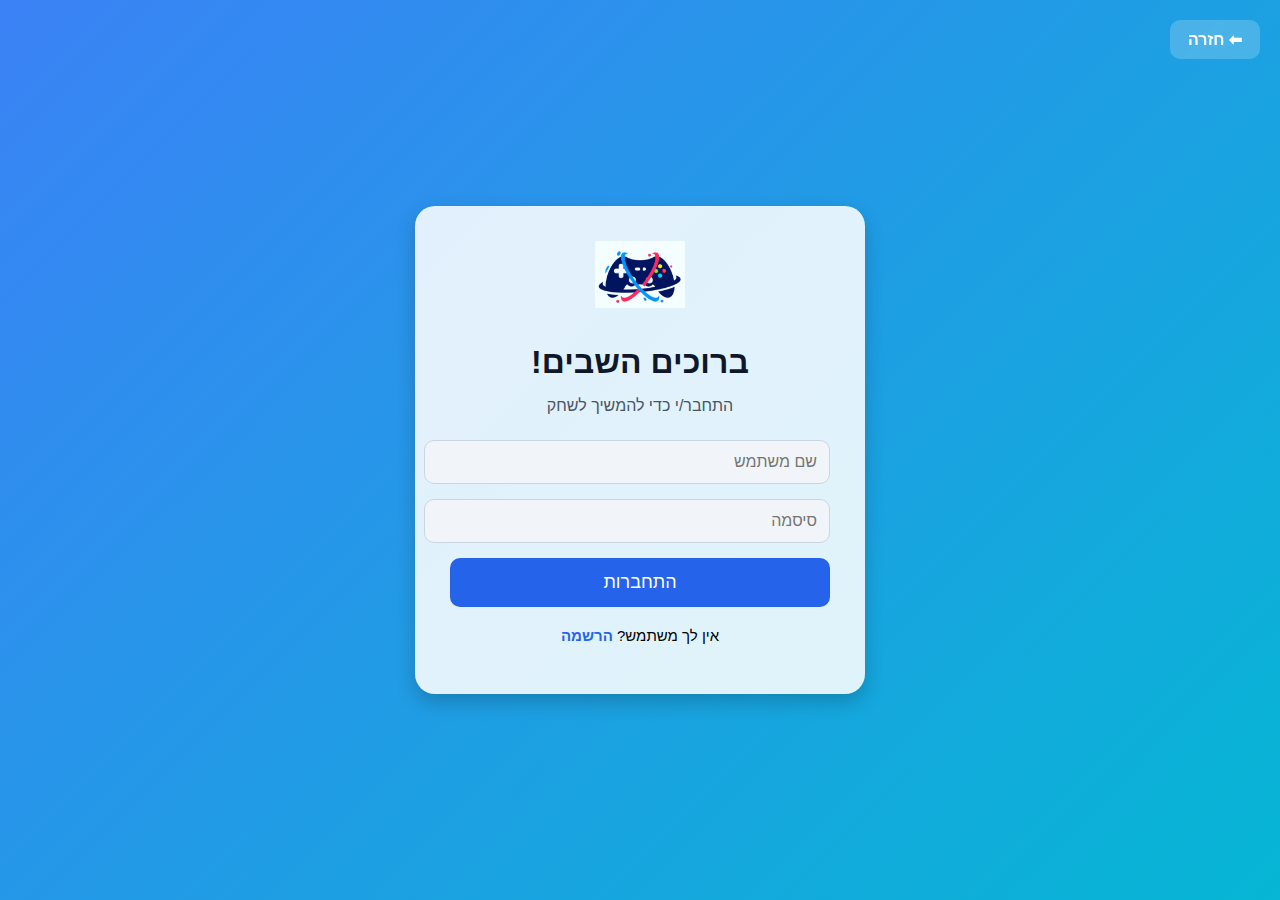
<file: login.html>
<!DOCTYPE html>
<html lang="he">
<head>
    <meta charset="UTF-8">
    <meta name="viewport" content="width=device-width, initial-scale=1.0">
    <title>GameHub - התחברות</title>
    <link rel="stylesheet" href="css/auth.css">
</head>
<body>

    <!-- כפתור חזרה -->
    <a href="index.html" class="back-btn">⬅ חזרה</a>

    <div class="auth-container">
        <img src="img/imagelogo.png" class="auth-logo">

        <h1 class="auth-title">ברוכים השבים!</h1>
        <p class="auth-subtitle">התחבר/י כדי להמשיך לשחק</p>

        <form id="loginForm" class="auth-form">
            <input type="text" id="loginUser" placeholder="שם משתמש" required>
            <input type="password" id="loginPass" placeholder="סיסמה" required>

            <button type="submit" class="auth-btn">התחברות</button>
        </form>

        <p class="switch-text">
            אין לך משתמש?
            <a href="register.html">הרשמה</a>
        </p>
    </div>

    <script src="js/auth.js"></script>
    <script src="js/users.js"></script>
</body>
</html>
</file>
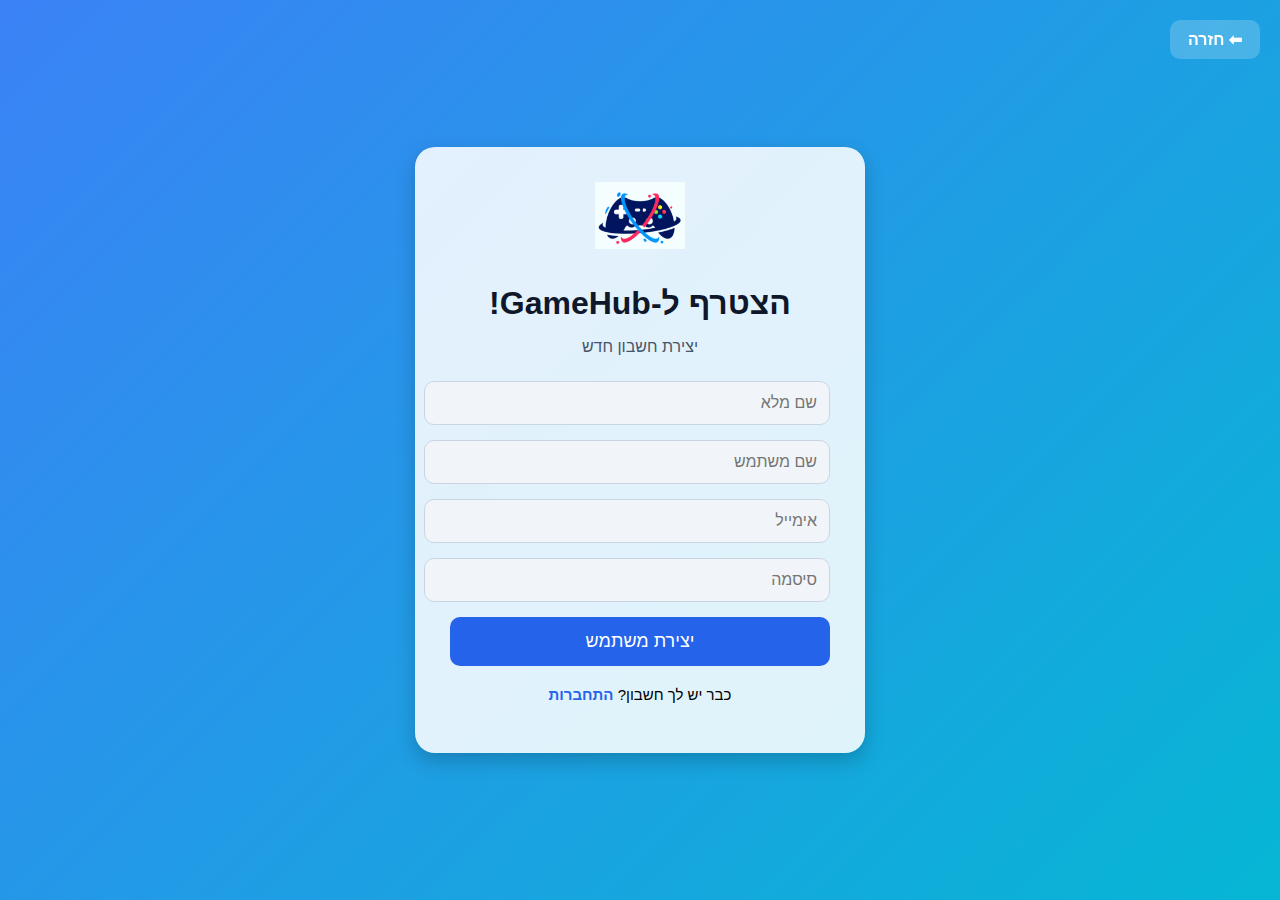
<file: register.html>
<!DOCTYPE html>
<html lang="he">
<head>
    <meta charset="UTF-8">
    <meta name="viewport" content="width=device-width, initial-scale=1.0">
    <title>GameHub - הרשמה</title>
    <link rel="stylesheet" href="css/auth.css">
</head>
<body>

    <div id="confetti-wrapper" class="confetti-container"></div>

    <a href="index.html" class="back-btn">⬅ חזרה</a>

    <div class="auth-container">
        <img src="img/imagelogo.png" class="auth-logo" alt="לוגו">

        <h1 class="auth-title">הצטרף ל-GameHub!</h1>
        <p class="auth-subtitle">יצירת חשבון חדש</p>

        <form id="registerForm" class="auth-form">
            <input type="text" id="regFullName" placeholder="שם מלא" required>
            <input type="text" id="regUser" placeholder="שם משתמש" required>
            <input type="email" id="regMail" placeholder="אימייל" required>
            <input type="password" id="regPass" placeholder="סיסמה" required>

            <button type="submit" class="auth-btn">יצירת משתמש</button>
        </form>

        <p class="switch-text">
            כבר יש לך חשבון?
            <a href="login.html">התחברות</a>
        </p>
    </div>

    <script src="js/users.js"></script>
    <script src="js/auth.js"></script>
</body>
</html>
</file>
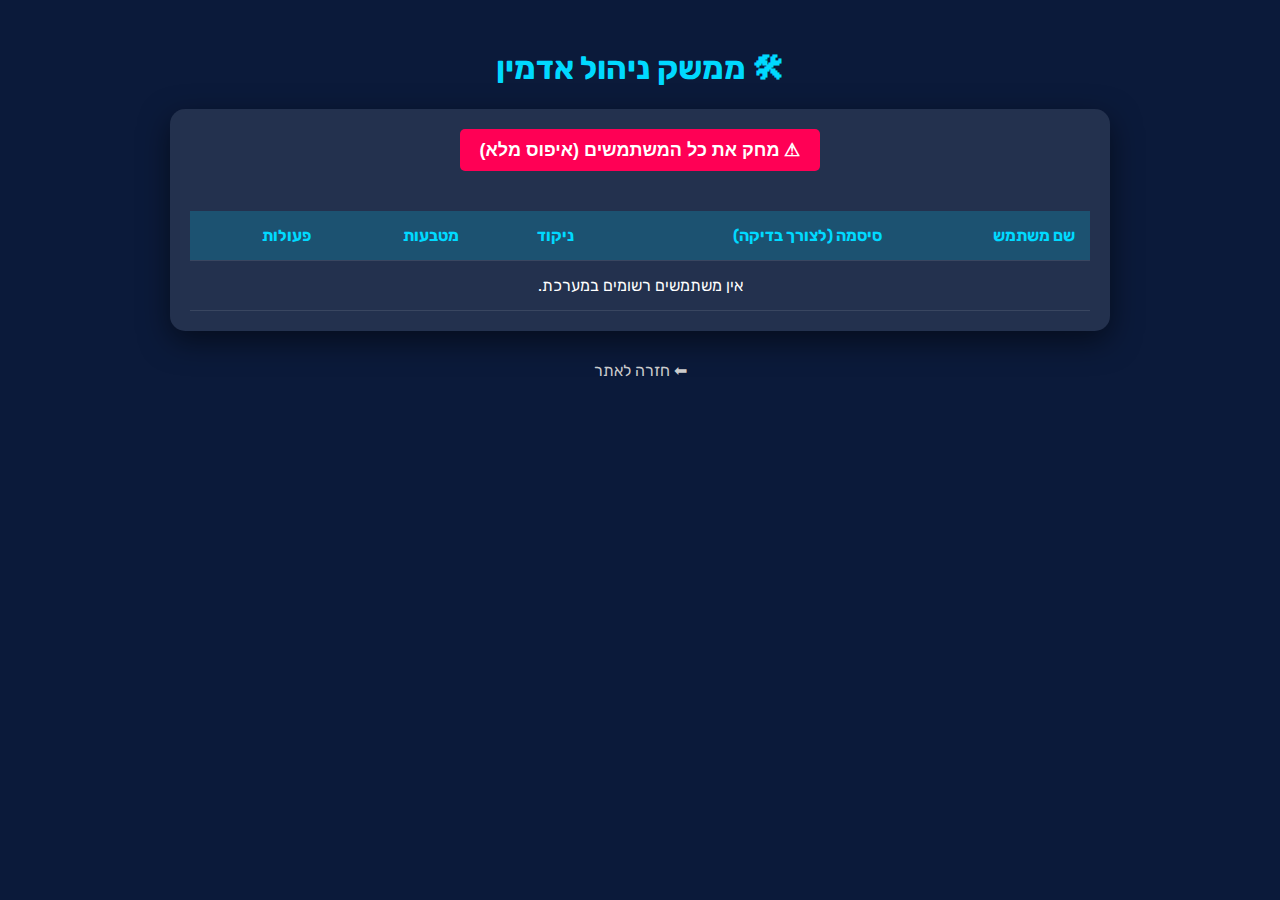
<file: pages/admin.html>
<!DOCTYPE html>
<html lang="he" dir="rtl">
<head>
    <meta charset="UTF-8">
    <title>ממשק ניהול משתמשים</title>
    <link href="https://fonts.googleapis.com/css2?family=Rubik:wght@400;700&display=swap" rel="stylesheet">
    <style>
        body {
            font-family: 'Rubik', sans-serif;
            background-color: #0b1a3a;
            color: white;
            text-align: center;
            padding: 20px;
        }
        h1 { color: #00d9ff; }
        
        .admin-container {
            max-width: 900px;
            margin: 0 auto;
            background: rgba(255, 255, 255, 0.1);
            padding: 20px;
            border-radius: 15px;
            box-shadow: 0 10px 30px rgba(0,0,0,0.5);
        }

        table {
            width: 100%;
            border-collapse: collapse;
            margin-top: 20px;
        }

        th, td {
            padding: 15px;
            border-bottom: 1px solid rgba(255,255,255,0.1);
            text-align: right;
        }

        th { background: rgba(0, 217, 255, 0.2); color: #00d9ff; }
        tr:hover { background: rgba(255,255,255,0.05); }

        /* כפתורי פעולה */
        .btn {
            border: none;
            padding: 8px 15px;
            border-radius: 5px;
            cursor: pointer;
            font-weight: bold;
            transition: 0.2s;
        }

        .btn-delete {
            background: #ff4444;
            color: white;
        }
        .btn-delete:hover { background: #cc0000; }

        .btn-reset {
            background: #ff0055;
            color: white;
            font-size: 18px;
            padding: 10px 20px;
            margin-bottom: 20px;
        }

        .back-link {
            display: inline-block;
            margin-top: 30px;
            color: #ccc;
            text-decoration: none;
        }
        .back-link:hover { color: white; }
    </style>
</head>
<body>

    <h1>🛠 ממשק ניהול אדמין</h1>
    
    <div class="admin-container">
        <button onclick="resetAllUsers()" class="btn btn-reset">⚠ מחק את כל המשתמשים (איפוס מלא)</button>
        
        <table>
            <thead>
                <tr>
                    <th>שם משתמש</th>
                    <th>סיסמה (לצורך בדיקה)</th>
                    <th>ניקוד</th>
                    <th>מטבעות</th>
                    <th>פעולות</th>
                </tr>
            </thead>
            <tbody id="usersTableBody">
                </tbody>
        </table>
    </div>

    <a href="games.html" class="back-link">⬅ חזרה לאתר</a>

    <script src="../js/users.js"></script>
    <script>
        document.addEventListener("DOMContentLoaded", renderTable);

        function renderTable() {
            const tbody = document.getElementById("usersTableBody");
            const users = UserStore.loadUsers(); // שימוש בפונקציה הקיימת שלך
            
            tbody.innerHTML = "";

            if (users.length === 0) {
                tbody.innerHTML = "<tr><td colspan='5' style='text-align:center'>אין משתמשים רשומים במערכת.</td></tr>";
                return;
            }

            users.forEach((user, index) => {
                const tr = document.createElement("tr");
                tr.innerHTML = `
                    <td>${user.username}</td>
                    <td>${user.password || '****'}</td>
                    <td>${user.score || 0}</td>
                    <td>${user.coins || 0}</td>
                    <td>
                        <button class="btn btn-delete" onclick="deleteUser('${user.username}')">מחק משתמש 🗑</button>
                    </td>
                `;
                tbody.appendChild(tr);
            });
        }

        // מחיקת משתמש בודד
        function deleteUser(username) {
            if (!confirm(`האם אתה בטוח שברצונך למחוק את המשתמש "${username}"?`)) return;

            let users = UserStore.loadUsers();
            users = users.filter(u => u.username !== username);
            UserStore.saveUsers(users); // שמירה מחדש
            
            renderTable(); // רענון הטבלה
        }

        // איפוס כל המערכת
        function resetAllUsers() {
            if (!confirm("זהירות! פעולה זו תמחק את כל המשתמשים מהאתר. האם להמשיך?")) return;
            
            localStorage.removeItem("users");
            localStorage.removeItem("currentUser");
            renderTable();
            alert("כל המשתמשים נמחקו בהצלחה.");
        }
    </script>
</body>
</html>
</file>
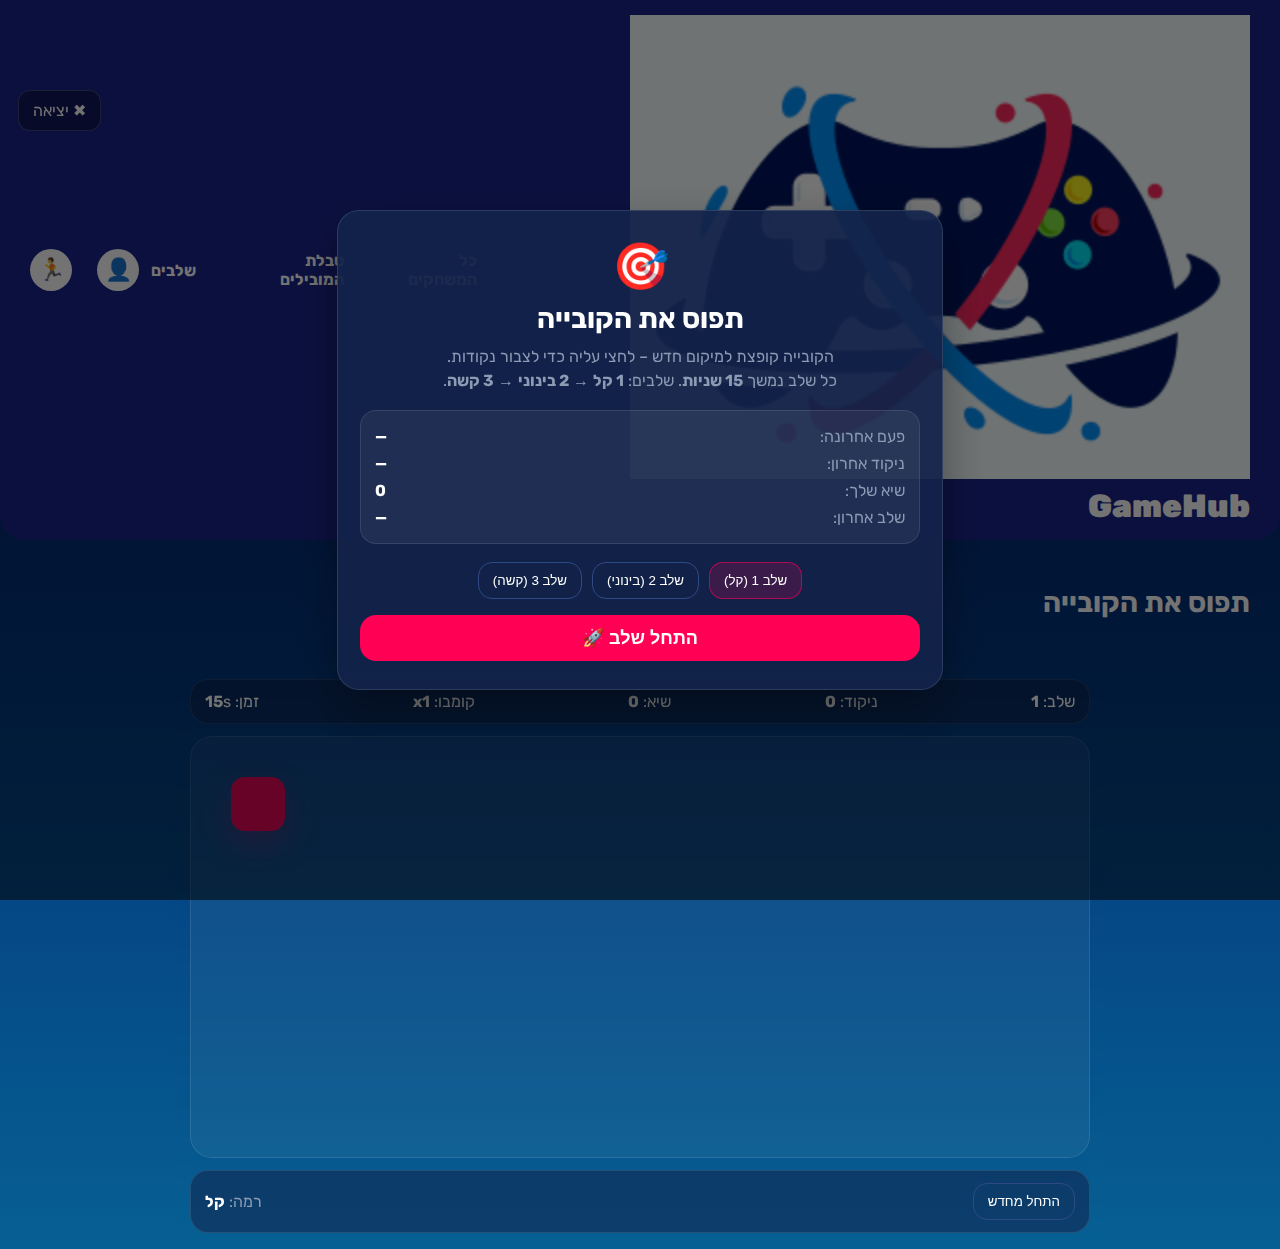
<file: pages/catch-cube.html>
<!DOCTYPE html>
<html lang="he" dir="rtl">
<head>
  <meta charset="UTF-8">
  <meta name="viewport" content="width=device-width, initial-scale=1.0">
  <title>GameHub - תפוס את הקובייה</title>

  <!-- העיצוב הרגיל של האתר -->
  <link rel="stylesheet" href="../css/games.css">
  <link rel="stylesheet" href="../css/profiles.css">

  <!-- העיצוב של המשחק (הקובץ שאת שמה למטה) -->
  <link rel="stylesheet" href="../css/catch-cube.css">

  <link href="https://fonts.googleapis.com/css2?family=Rubik:wght@400;700&display=swap" rel="stylesheet">
</head>

<body>

<header class="main-header">
  <div class="logo">
    <img src="../img/imagelogo.png" alt="Logo" class="header-logo-img">
    <span>GameHub</span>
  </div>

  <nav class="nav-menu">
    <a href="games.html">כל המשחקים</a>
    <a href="leaderboard.html">טבלת המובילים</a>
    <a href="levels.html">שלבים</a>
  </nav>

  <div class="icons">
    <button id="profileBtn" class="icon-btn" title="פרופיל אישי">👤</button>
    <button id="logoutBtn" class="icon-btn logout-style" title="התנתקות">🏃</button>
  </div>
</header>

<h2 class="section-title">תפוס את הקובייה</h2>

<!-- כפתור יציאה קטן כמו שהיה במשחק -->
<a href="games.html" class="exit-btn">✖ יציאה</a>

<!-- מסך פתיחה -->
<div id="startScreen" class="start-overlay">
  <div class="start-content">
    <div class="game-logo">🎯</div>
    <h1 class="game-title">תפוס את הקובייה</h1>

    <p class="game-desc">
      הקובייה קופצת למיקום חדש – לחצי עליה כדי לצבור נקודות.<br>
      כל שלב נמשך <b>15 שניות</b>. שלבים: <b>1 קל</b> → <b>2 בינוני</b> → <b>3 קשה</b>.
    </p>

    <div class="last-info" aria-live="polite">
      <div class="last-row">
        <span class="label">פעם אחרונה:</span>
        <span id="lastPlayedText" class="value">—</span>
      </div>
      <div class="last-row">
        <span class="label">ניקוד אחרון:</span>
        <span id="lastScoreText" class="value">—</span>
      </div>
      <div class="last-row">
        <span class="label">שיא שלך:</span>
        <span id="bestText" class="value">0</span>
      </div>
      <div class="last-row">
        <span class="label">שלב אחרון:</span>
        <span id="lastStageText" class="value">—</span>
      </div>
    </div>

    <div class="difficulty-row">
      <button class="diff-btn" data-stage="1">שלב 1 (קל)</button>
      <button class="diff-btn" data-stage="2">שלב 2 (בינוני)</button>
      <button class="diff-btn" data-stage="3">שלב 3 (קשה)</button>
    </div>

    <button id="realStartBtn" class="big-start-btn">התחל שלב 🚀</button>
  </div>
</div>

<!-- מסך תוצאות -->
<div id="resultScreen" class="start-overlay" style="display:none;">
  <div class="start-content">
    <div class="game-logo">🏁</div>
    <h2 class="game-title">סיימת שלב!</h2>

    <div class="result-box">
      <div class="result-score">
        ניקוד: <span id="resultScore">0</span>
      </div>

      <div class="stars" aria-label="כוכבים">
        <span class="star" id="star1">★</span>
        <span class="star" id="star2">★</span>
        <span class="star" id="star3">★</span>
      </div>

      <div id="burstLayer" class="burst-layer" aria-hidden="true"></div>

      <div class="result-meta">
        שלב: <span id="resultStage">1</span> •
        רמה: <span id="resultDiff">קל</span> •
        קומבו מקס: <span id="resultMaxCombo">x1</span> •
        שיא: <span id="resultBest">0</span>
      </div>
    </div>

    <div class="result-actions">
      <button id="playAgainBtn" class="btn primary">שחק שוב</button>
      <button id="nextLevelBtn" class="btn">עבור לשלב הבא</button>
    </div>
  </div>
</div>

<!-- המשחק -->
<div class="game-container blur-bg">

  <div class="top-bar">
    <div class="stat">שלב: <span id="stageLabel">1</span></div>
    <div class="stat">ניקוד: <span id="score">0</span></div>
    <div class="stat">שיא: <span id="best">0</span></div>
    <div class="stat">קומבו: <span id="comboLabel">x1</span></div>
    <div class="stat">זמן: <span id="timeLeft">15</span>s</div>
  </div>

  <div id="gameArea" class="game-area" aria-label="אזור משחק">
    <div id="target" class="target" role="button" aria-label="מטרה ללחיצה"></div>
  </div>

  <div class="bottom-bar">
    <button id="restartBtn" class="btn small">התחל מחדש</button>
    <div class="current-diff">רמה: <span id="diffLabel">קל</span></div>
  </div>

</div>

<!-- מודאל פרופיל (כמו ב-games.html) -->
<div id="profileModal" class="profile-modal-overlay hidden">
  <div class="profile-card-glass">
    <button id="closeProfileBtn" class="close-clean-btn">✕</button>

    <div class="profile-header">
      <div class="profile-avatar-container">
        <img src="../img/imagelogo.png" alt="Avatar" class="profile-avatar-img">
      </div>
      <h2 id="p_user">--</h2>
      <span class="user-badge">שחקן מתחיל</span>
    </div>

    <div class="stats-grid">
      <div class="stat-box">
        <span class="stat-value" id="p_games">0</span>
        <span class="stat-label">משחקים</span>
      </div>
      <div class="stat-box">
        <span class="stat-value" id="p_wins">0</span>
        <span class="stat-label">ניצחונות</span>
      </div>
      <div class="stat-box">
        <span class="stat-value" id="p_logins">0</span>
        <span class="stat-label">ביקורים</span>
      </div>
      <div class="stat-box">
        <span class="stat-value" id="p_date">--</span>
        <span class="stat-label">הצטרפות</span>
      </div>
    </div>

    <div class="highlight-row">
      <div class="highlight-item">
        <div class="gold-text" id="p_coins">0</div>
        <div class="stat-label">מטבעות</div>
      </div>
      <div class="highlight-item">
        <div class="score-text" id="p_score">0</div>
        <div class="stat-label">ניקוד</div>
      </div>
    </div>

    <a href="leaderboard.html" class="action-btn">🏆 לטבלת המובילים</a>
  </div>
</div>

<script src="../js/users.js"></script>
<script src="../js/profile-modal.js"></script>
<script src="../js/catch-cube.js"></script>

<script>
document.addEventListener("DOMContentLoaded", () => {
  const logoutBtn = document.getElementById("logoutBtn");
  if (logoutBtn) {
    logoutBtn.addEventListener("click", () => {
      if (confirm("האם את/ה בטוח/ה שברצונך להתנתק?")) {
        if (typeof UserStore !== "undefined") UserStore.logout();
        else window.location.href = "../index.html";
      }
    });
  }
});
</script>

</body>
</html>
</file>
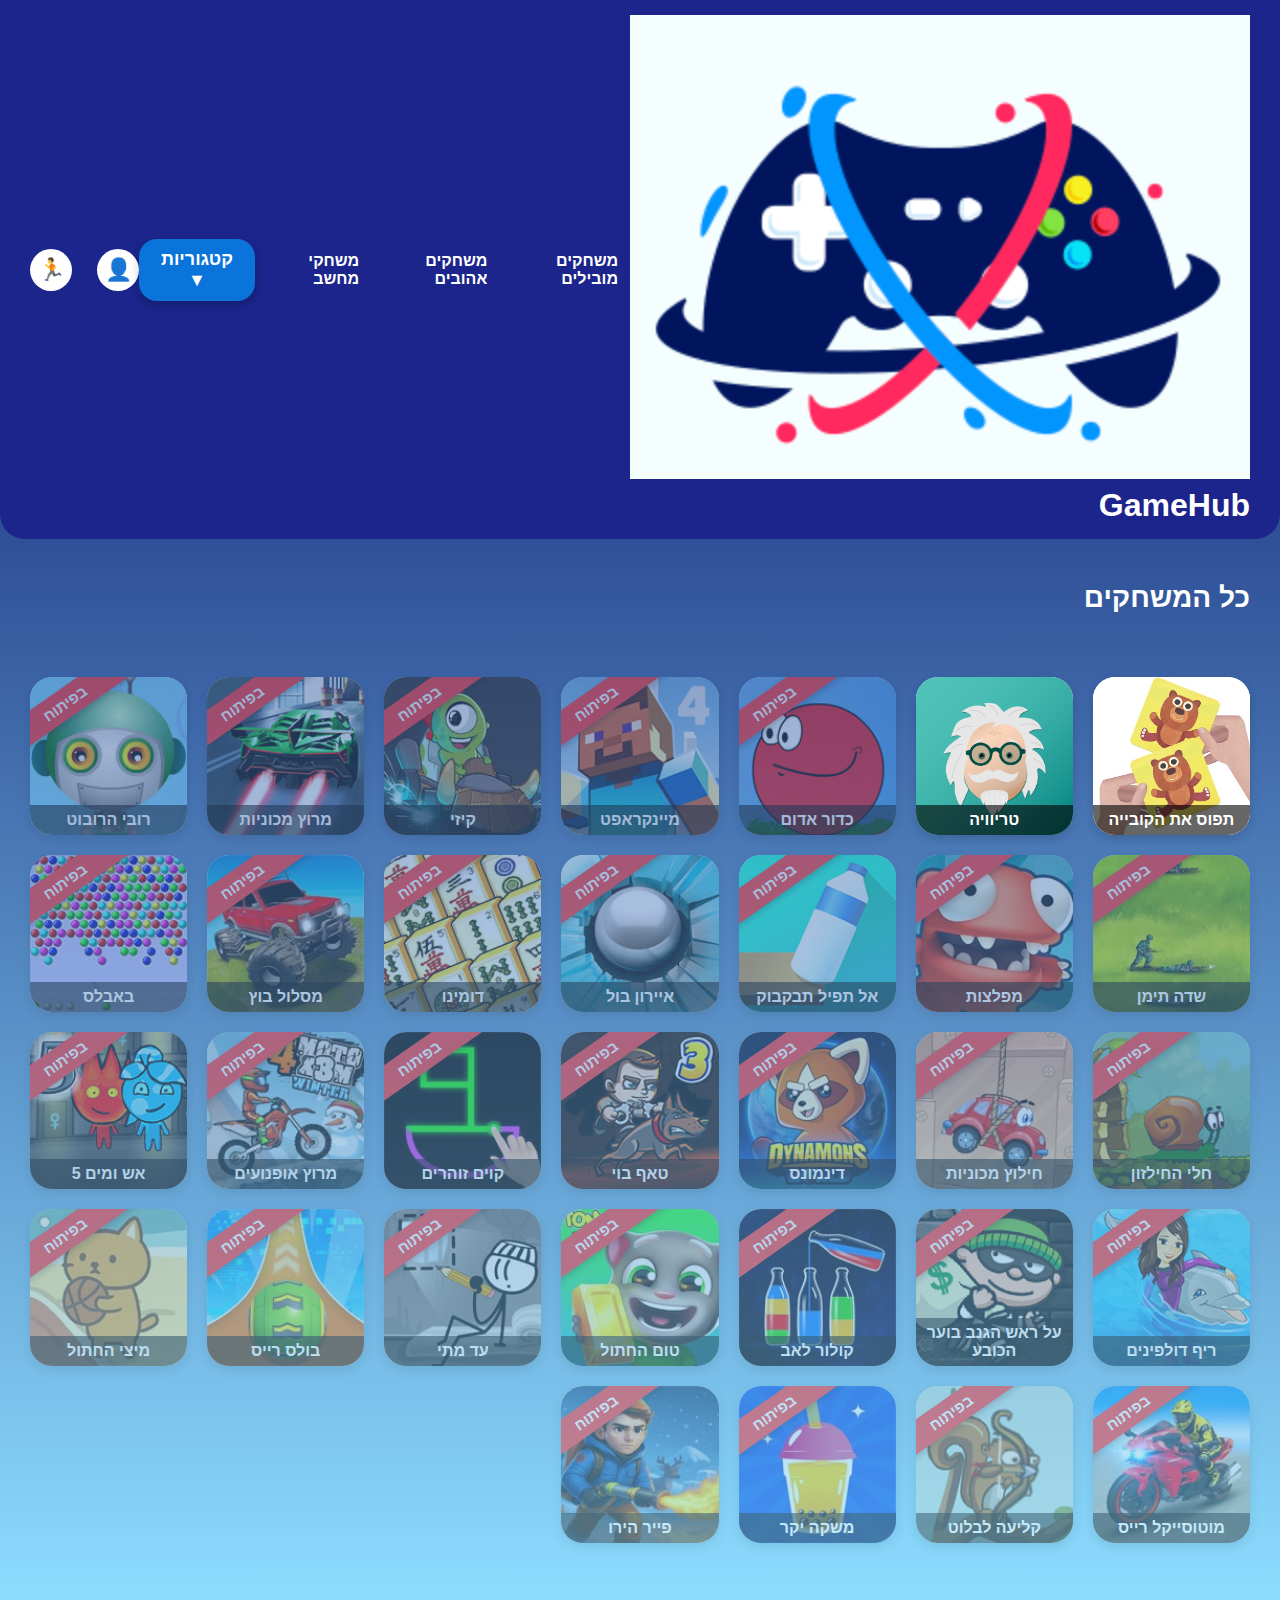
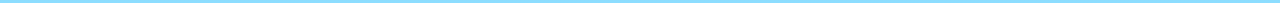
<file: pages/games.html>
<!DOCTYPE html>
<html lang="he">
<head>
    <meta charset="UTF-8">
    <meta name="viewport" content="width=device-width, initial-scale=1.0">
    <title>GameHub - כל המשחקים</title>
    <link rel="stylesheet" href="../css/games.css">
    <link rel="stylesheet" href="../css/profiles.css">
</head>

<body>

<header class="main-header">
<div class="logo">
    <img src="../img/imagelogo.png" alt="Logo" class="header-logo-img">
    <span>GameHub</span>
</div>
    <nav class="nav-menu">
        <a href="#">משחקים מובילים</a>
        <a href="#">משחקים אהובים</a>
        <a href="#">משחקי מחשב</a>

        <div class="categories-dropdown">
            <button id="categoriesBtn" class="cat-btn">קטגוריות ▼</button>

            <ul id="categoriesMenu" class="cat-menu hidden">
                <li>משחקי פעולה</li>
                <li>משחקי מחשבה</li>
                <li>משחקי מרוצים</li>
                <li>משחקי ילדים</li>
                <li>משחקי ספורט</li>
                <li>משחקי הרפתקאות</li>
            </ul>
        </div>
    </nav>

    <div class="icons">
        <button id="profileBtn" class="icon-btn" title="פרופיל אישי">👤</button>
        <button id="logoutBtn" class="icon-btn logout-style" title="התנתקות">🏃</button>
    </div>
</header>

<h2 class="section-title">כל המשחקים</h2>

<div class="games-grid">

    <!-- משחק פעיל 1 -->
    <div class="game-card active" onclick="openGame(1)">
        <img src="../img/image1.jpg" alt="">
        <div class="game-name"> תפוס את הקובייה </div>
    </div>

    <!-- משחק פעיל 2 -->
    <div class="game-card active" onclick="openGame(2)">
        <img src="../img/image2.png" alt="">
        <div class="game-name">טריוויה</div>
    </div>

    <!-- שאר המשחקים — בפיתוח -->
<div class="game-card disabled">
    <img src="../img/image3.jpg">
    <div class="ribbon">בפיתוח</div>
    <div class="game-name"> כדור אדום</div>
</div>
<div class="game-card disabled">
    <img src="../img/image4.jpg">
    <div class="ribbon">בפיתוח</div>
    <div class="game-name">מיינקראפט </div>
</div>
<div class="game-card disabled">
    <img src="../img/image5.jpg">
    <div class="ribbon">בפיתוח</div>
    <div class="game-name">קיזי </div>
</div>
<div class="game-card disabled">
    <img src="../img/image6.jpg">
    <div class="ribbon">בפיתוח</div>
    <div class="game-name">מרוץ מכוניות </div>
</div>
<div class="game-card disabled">
    <img src="../img/image7.jpg">
    <div class="ribbon">בפיתוח</div>
    <div class="game-name">רובי הרובוט </div>
</div>
<div class="game-card disabled">
    <img src="../img/image8.jpg">
    <div class="ribbon">בפיתוח</div>
    <div class="game-name">שדה תימן</div>
</div>
<div class="game-card disabled">
    <img src="../img/image9.jpg">
    <div class="ribbon">בפיתוח</div>
    <div class="game-name">מפלצות </div>
</div>
<div class="game-card disabled">
    <img src="../img/image10.jpg">
    <div class="ribbon">בפיתוח</div>
    <div class="game-name">אל תפיל תבקבוק </div>
</div>
<div class="game-card disabled">
    <img src="../img/image11.jpg">
    <div class="ribbon">בפיתוח</div>
    <div class="game-name">איירון בול </div>
</div>
<div class="game-card disabled">
    <img src="../img/image12.jpg">
    <div class="ribbon">בפיתוח</div>
    <div class="game-name">דומינו </div>
</div>
<div class="game-card disabled">
    <img src="../img/image13.jpg">
    <div class="ribbon">בפיתוח</div>
    <div class="game-name">מסלול בוץ </div>
</div>
<div class="game-card disabled">
    <img src="../img/image14.jpg">
    <div class="ribbon">בפיתוח</div>
    <div class="game-name">באבלס </div>
</div>
<div class="game-card disabled">
    <img src="../img/image15.jpg">
    <div class="ribbon">בפיתוח</div>
    <div class="game-name">חלי החילזון </div>
</div>
<div class="game-card disabled">
    <img src="../img/image16.jpg">
    <div class="ribbon">בפיתוח</div>
    <div class="game-name">חילוץ מכוניות  </div>
</div>
<div class="game-card disabled">
    <img src="../img/image17.jpg">
    <div class="ribbon">בפיתוח</div>
    <div class="game-name"> דינמונס </div>
</div>
<div class="game-card disabled">
    <img src="../img/image18.jpg">
    <div class="ribbon">בפיתוח</div>
    <div class="game-name">טאף בוי </div>
</div>
<div class="game-card disabled">
    <img src="../img/image19.jpg">
    <div class="ribbon">בפיתוח</div>
    <div class="game-name">קוים זוהרים </div>
</div>
<div class="game-card disabled">
    <img src="../img/image20.jpg">
    <div class="ribbon">בפיתוח</div>
    <div class="game-name">מרוץ אופנועים </div>
</div>
<div class="game-card disabled">
    <img src="../img/image21.jpg">
    <div class="ribbon">בפיתוח</div>
    <div class="game-name">אש ומים 5 </div>
</div>
<div class="game-card disabled">
    <img src="../img/image22.jpg">
    <div class="ribbon">בפיתוח</div>
    <div class="game-name">ריף דולפינים </div>
</div>
<div class="game-card disabled">
    <img src="../img/image23.jpg">
    <div class="ribbon">בפיתוח</div>
    <div class="game-name">על ראש הגנב בוער הכובע </div>
</div>
<div class="game-card disabled">
    <img src="../img/image24.jpg">
    <div class="ribbon">בפיתוח</div>
    <div class="game-name">קולור לאב </div>
</div>
<div class="game-card disabled">
    <img src="../img/image25.jpg">
    <div class="ribbon">בפיתוח</div>
    <div class="game-name">טום החתול </div>
</div>
<div class="game-card disabled">
    <img src="../img/image26.jpg">
    <div class="ribbon">בפיתוח</div>
    <div class="game-name">עד מתי </div>
</div>
<div class="game-card disabled">
    <img src="../img/image27.jpg">
    <div class="ribbon">בפיתוח</div>
    <div class="game-name">בולס רייס </div>
</div>
<div class="game-card disabled">
    <img src="../img/image28.jpg">
    <div class="ribbon">בפיתוח</div>
    <div class="game-name">מיצי החתול </div>
</div>
<div class="game-card disabled">
    <img src="../img/image29.jpg">
    <div class="ribbon">בפיתוח</div>
    <div class="game-name">מוטוסייקל רייס </div>
</div>
<div class="game-card disabled">
    <img src="../img/image30.jpg">
    <div class="ribbon">בפיתוח</div>
    <div class="game-name">קליעה לבלוט </div>
</div>
<div class="game-card disabled">
    <img src="../img/image31.jpg">
    <div class="ribbon">בפיתוח</div>
    <div class="game-name">משקה יקר  </div>
</div>
<div class="game-card disabled">
    <img src="../img/image32.jpg">
    <div class="ribbon">בפיתוח</div>
    <div class="game-name">פייר הירו </div>
</div>



<!-- מודאל פרופיל  -->
<div id="profileModal" class="profile-modal-overlay hidden">
    <div class="profile-card-glass">
        <button id="closeProfileBtn" class="close-clean-btn">✕</button>

        <div class="profile-header">
            <div class="profile-avatar-container">
                <img src="../img/imagelogo.png" alt="Avatar" class="profile-avatar-img">
            </div>
            <h2 id="p_user">--</h2>
            <span class="user-badge">שחקן מתחיל</span>
        </div>

        <div class="stats-grid">
            <div class="stat-box">
                <span class="stat-value" id="p_games">0</span>
                <span class="stat-label">משחקים</span>
            </div>
            <div class="stat-box">
                <span class="stat-value" id="p_wins">0</span> <span class="stat-label">ניצחונות</span>
            </div>
            <div class="stat-box">
                <span class="stat-value" id="p_logins">0</span>
                <span class="stat-label">ביקורים</span>
            </div>
            <div class="stat-box">
                <span class="stat-value" id="p_date">--</span>
                <span class="stat-label">הצטרפות</span>
            </div>
        </div>

        <div class="highlight-row">
            <div class="highlight-item">
                <div class="gold-text" id="p_coins">0</div>
                <div class="stat-label">מטבעות</div>
            </div>
            <div class="highlight-item">
                <div class="score-text" id="p_score">0</div>
                <div class="stat-label">ניקוד</div>
            </div>
        </div>

        <a href="leaderboard.html" class="action-btn">🏆 לטבלת המובילים</a>
    </div>
</div>

<script src="../js/users.js"></script>
<script src="../js/profile-modal.js"></script>

<script>
function openGame(num) {
    if (num === 1) window.location.href = "catch-cube.html";
    if (num === 2) window.location.href = "trivia.html";
}

// קוד קטגוריות
document.addEventListener("DOMContentLoaded", () => {
    const btn = document.getElementById("categoriesBtn");
    const menu = document.getElementById("categoriesMenu");

    if (!btn || !menu) return;

    btn.addEventListener("click", (event) => {
        event.stopPropagation();
        menu.classList.toggle("hidden");
    });

    document.addEventListener("click", (event) => {
        if (!menu.contains(event.target) && !btn.contains(event.target)) {
            menu.classList.add("hidden");
        }
    });
});
</script>

<script>
// --- לוגיקת התנתקות ---
document.addEventListener("DOMContentLoaded", () => {
    const logoutBtn = document.getElementById("logoutBtn");

    if (logoutBtn) {
        logoutBtn.addEventListener("click", () => {
            // שואלים את המשתמש אם הוא בטוח
            if (confirm("האם את/ה בטוח/ה שברצונך להתנתק?")) {
                // קוראים לפונקציה הקיימת ב-UserStore
                if (typeof UserStore !== "undefined") {
                    UserStore.logout();
                } else {
                    // גיבוי למקרה שיש בעיה בטעינת הקובץ
                    window.location.href = "../index.html";
                }
            }
        });
    }
});
</script>

</body>
</html>
</file>
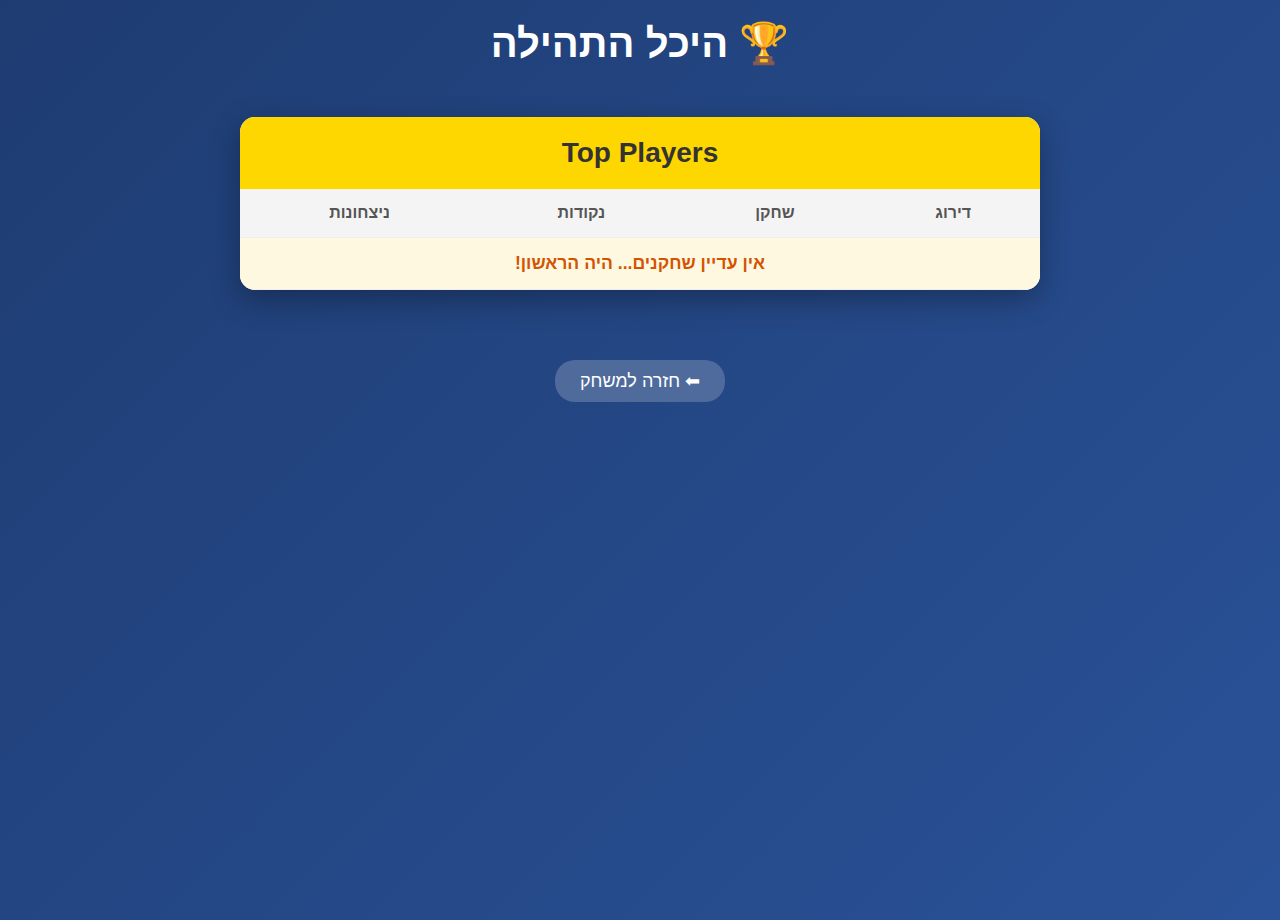
<file: pages/leaderboard.html>
<!DOCTYPE html>
<html lang="he" dir="rtl">
<head>
    <meta charset="UTF-8">
    <title>GameHub - טבלת המובילים</title>
    <link rel="stylesheet" href="../css/games.css"> 
    <link rel="stylesheet" href="../css/leaderboard.css">
</head>
<body class="leaderboard-page">

    <div class="logo" style="margin-top:20px; font-size:40px;">🏆 היכל התהילה</div>

    <div class="lb-container">
        <h2 class="lb-header-title">Top Players</h2>
        <table>
            <thead>
                <tr>
                    <th>דירוג</th>
                    <th>שחקן</th>
                    <th>נקודות</th>
                    <th>ניצחונות</th>
                </tr>
            </thead>
            <tbody id="lbBody">
                </tbody>
        </table>
    </div>

    <a href="trivia.html" class="back-btn">⬅ חזרה למשחק</a>

    <script src="../js/users.js"></script>
    <script src="../js/leaderboard.js"></script>
</body>
</html>
</file>
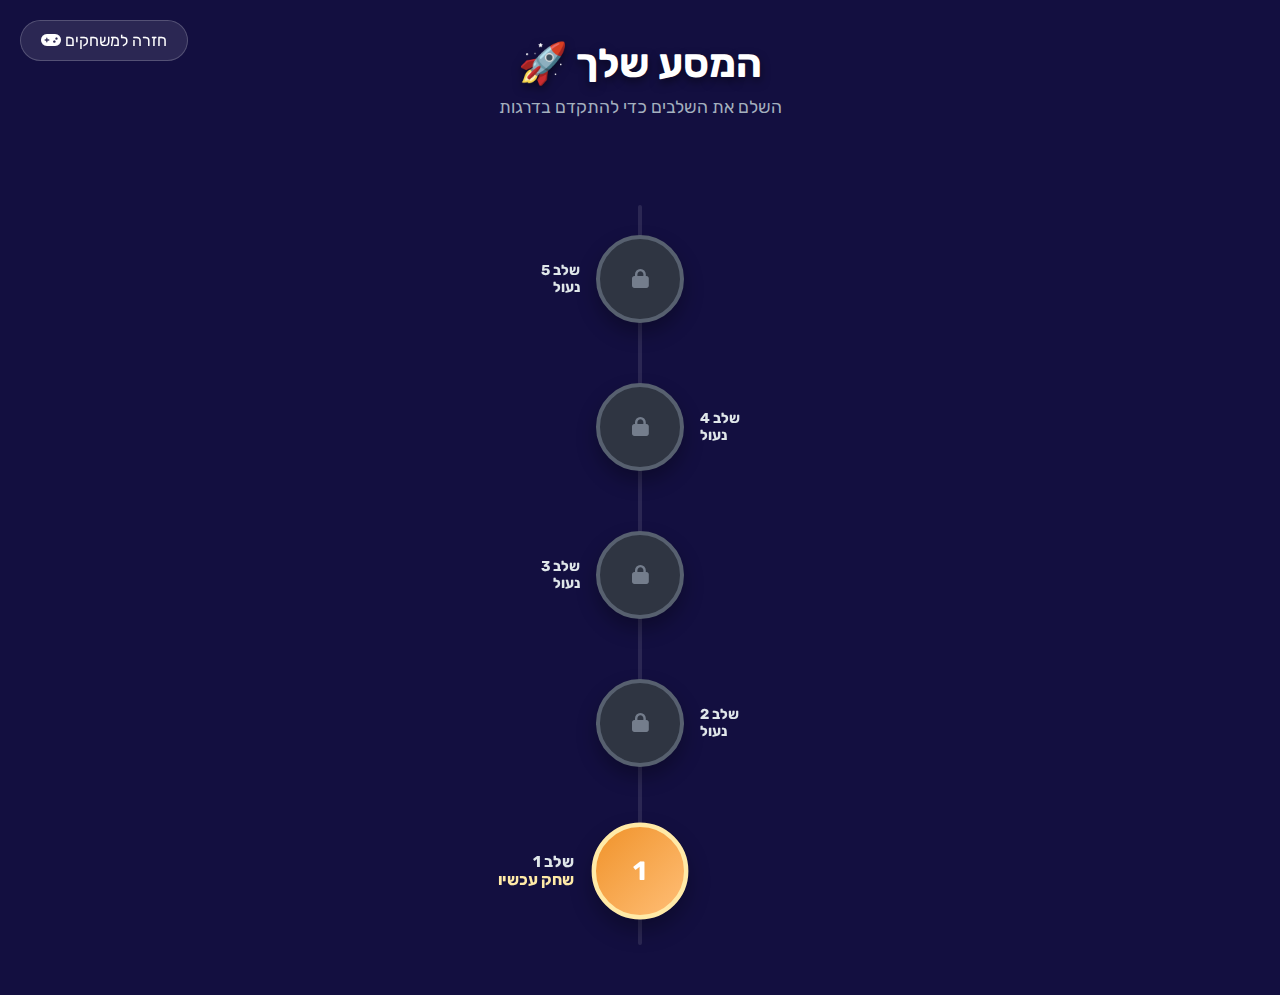
<file: pages/levels.html>
<!DOCTYPE html>
<html lang="he" dir="rtl">
<head>
    <meta charset="UTF-8">
    <meta name="viewport" content="width=device-width, initial-scale=1.0">
    <title>מפת המסע - GameHub</title>
    
    <link href="https://fonts.googleapis.com/css2?family=Rubik:wght@400;700&display=swap" rel="stylesheet">
    <link rel="stylesheet" href="https://cdnjs.cloudflare.com/ajax/libs/font-awesome/6.0.0/css/all.min.css">
    
    <style>
        body {
            background-color: #130f40;
            font-family: 'Rubik', sans-serif;
            color: white;
            margin: 0; padding: 0;
            min-height: 100vh;
            display: flex; flex-direction: column; align-items: center;
        }

        .exit-btn {
            position: absolute; top: 20px; left: 20px;
            background: rgba(255, 255, 255, 0.1);
            color: #fff; padding: 10px 20px; border-radius: 30px;
            text-decoration: none; backdrop-filter: blur(5px);
            border: 1px solid rgba(255,255,255,0.2);
            transition: all 0.3s; z-index: 200; cursor: pointer;
        }
        .exit-btn:hover { background: rgba(255, 255, 255, 0.2); transform: scale(1.05); }

        .header-section {
            text-align: center; margin-top: 40px; margin-bottom: 20px; z-index: 10;
        }
        .header-section h1 { font-size: 2.5rem; margin: 0; text-shadow: 0 4px 10px rgba(0,0,0,0.5); }
        .header-section p { color: #a4b0be; font-size: 1.1rem; margin-top: 10px; }

        .map-wrapper {
            position: relative; width: 100%; max-width: 500px;
            padding: 50px 0;
            display: flex; flex-direction: column-reverse;
            align-items: center;
        }

        .map-line {
            position: absolute; top: 50px; bottom: 50px; left: 50%;
            width: 4px; background: rgba(255,255,255,0.1);
            transform: translateX(-50%); z-index: 0; border-radius: 10px;
        }

        .level-node {
            width: 80px; height: 80px;
            border-radius: 50%; background: #2f3542;
            border: 4px solid #57606f;
            display: flex; justify-content: center; align-items: center;
            font-size: 1.5rem; font-weight: bold; color: #747d8c;
            position: relative; z-index: 2; margin: 30px 0;
            cursor: not-allowed;
            transition: all 0.3s cubic-bezier(0.175, 0.885, 0.32, 1.275);
            box-shadow: 0 10px 20px rgba(0,0,0,0.3);
        }
        .level-node i { font-size: 1.2rem; }

        /* ירוק - הושלם בהצלחה */
        .level-node.completed {
            background: linear-gradient(135deg, #2ecc71, #27ae60);
            border-color: #badc58; color: white; cursor: pointer;
        }

        /* כתום - פתוח אך דורש ביצוע (או נכשל) */
        .level-node.open-retry {
            background: linear-gradient(135deg, #f0932b, #ffbe76);
            border-color: #ffeaa7; color: white; cursor: pointer;
            transform: scale(1.05);
        }

        /* אנימציה לשלב האחרון הפתוח */
        .level-node.current-max {
            animation: pulse 2s infinite;
            transform: scale(1.1);
        }
        
        .level-node.unlocked:hover, .level-node.completed:hover, .level-node.open-retry:hover { 
            transform: scale(1.15); box-shadow: 0 0 25px rgba(255, 255, 255, 0.4); 
        }

        .level-label {
            position: absolute; width: 140px; text-align: center;
            font-size: 0.9rem; color: #dfe6e9; top: 50%; transform: translateY(-50%);
        }
        .level-node:nth-child(odd) .level-label { left: 100px; text-align: left; }
        .level-node:nth-child(even) .level-label { right: 100px; text-align: right; }

        .stars {
            position: absolute; bottom: -25px; font-size: 14px;
            color: #f1c40f; white-space: nowrap;
            text-shadow: 0 2px 4px rgba(0,0,0,0.8); width: 100%; text-align: center;
        }

        @keyframes pulse {
            0% { box-shadow: 0 0 0 0 rgba(240, 147, 43, 0.7); }
            70% { box-shadow: 0 0 0 15px rgba(240, 147, 43, 0); }
            100% { box-shadow: 0 0 0 0 rgba(240, 147, 43, 0); }
        }
    </style>
</head>
<body>

    <a href="games.html" class="exit-btn">חזרה למשחקים <i class="fas fa-gamepad"></i></a>

    <div class="header-section">
        <h1>המסע שלך 🚀</h1>
        <p>השלם את השלבים כדי להתקדם בדרגות</p>
    </div>

    <div class="map-wrapper" id="levelsMap">
        <div class="map-line"></div>
    </div>

    <script src="../js/users.js"></script>
    <script>
        const TOTAL_LEVELS = 5; 
        const PASS_THRESHOLD_STARS = 3;

        const container = document.getElementById('levelsMap');
        const user = UserStore.getCurrentUser();
        const levelProgress = user ? (user.levelProgress || {}) : {};
        
        // הדרגה הכי גבוהה שהמשתמש הגיע אליה אי פעם (לא יורדת לעולם)
        const userMaxLevel = UserStore.getUserLevel();

        for (let i = 1; i <= TOTAL_LEVELS; i++) {
            const node = document.createElement('div');
            node.className = 'level-node';
            
            let content = '';
            let labelText = `שלב ${i}`;
            let starsHtml = '';
            
            const starsCount = levelProgress[i] || 0;
            if (starsCount > 0) {
                for(let s=0; s<starsCount; s++) starsHtml += '⭐';
            }

            // --- לוגיקה חדשה ---
            
            // בדיקה 1: האם השלב בכלל פתוח? (קטן או שווה לדרגה המקסימלית)
            if (i <= userMaxLevel) {
                node.onclick = () => window.location.href = `trivia.html?level=${i}`; 
                
                // בדיקה 2: האם השלב עבר בהצלחה? (יש מספיק כוכבים)
                if (starsCount >= PASS_THRESHOLD_STARS) {
                    node.classList.add('completed');
                    content = `<i class="fas fa-check"></i>`;
                    labelText += "<br><span style='color:#badc58'>הושלם</span>";
                } 
                // אחרת - השלב פתוח אבל נכשל/טרם בוצע
                else {
                    node.classList.add('open-retry');
                    // אם זה השלב הכי גבוה שפתוח כרגע - נוסיף לו אפקט דופק
                    if (i === userMaxLevel) {
                        node.classList.add('current-max');
                    }

                    if (starsCount > 0) {
                        content = `<i class="fas fa-redo"></i>`;
                        labelText += "<br><span style='color:#ff7675'>נכשלת - נסה שוב</span>";
                    } else {
                        content = `${i}`;
                        labelText += "<br><span style='color:#ffeaa7'>שחק עכשיו</span>";
                    }
                }
            } 
            // השלב נעול (גדול מהדרגה המקסימלית)
            else {
                content = `<i class="fas fa-lock"></i>`;
                labelText += "<br>נעול";
            }

            node.innerHTML = `
                ${content}
                <div class="level-label">${labelText}</div>
                <div class="stars">${starsHtml}</div>
            `;
            
            container.appendChild(node);
        }
    </script>
</body>
</html>
</file>
<file: css/auth.css>
body {
    margin: 0;
    font-family: Arial, sans-serif;
    direction: rtl;
    background: linear-gradient(135deg, #3b82f6, #06b6d4);
    height: 100vh;
    display: flex;
    justify-content: center;
    align-items: center;
}

/* כפתור חזרה */
.back-btn {
    position: absolute;
    top: 20px;
    right: 20px;
    background: #ffffff33;
    padding: 10px 18px;
    border-radius: 10px;
    color: white;
    text-decoration: none;
    font-weight: bold;
    backdrop-filter: blur(4px);
    transition: 0.2s;
}

.back-btn:hover {
    background: #ffffff55;
    transform: translateX(-4px);
}

/* קופסת התחברות/הרשמה */
.auth-container {
    width: 380px;
    background: #ffffffdd;
    padding: 35px;
    border-radius: 20px;
    text-align: center;
    box-shadow: 0 8px 20px #0003;
    animation: fadeIn 0.8s ease-out;
}

/* לוגו */
.auth-logo {
    width: 90px;
    margin-bottom: 10px;
}

/* כותרות */
.auth-title {
    font-size: 32px;
    color: #0f172a;
    margin-bottom: 5px;
}

.auth-subtitle {
    font-size: 16px;
    color: #475569;
    margin-bottom: 25px;
}

/* שדות טופס */
.auth-form input {
    width: 100%;
    padding: 12px;
    margin-bottom: 15px;
    border-radius: 10px;
    border: 1px solid #cbd5e1;
    background: #f1f5f9;
    font-size: 16px;
}

/* כפתור */
.auth-btn {
    width: 100%;
    padding: 14px;
    background: #2563eb;
    border: none;
    color: white;
    font-size: 18px;
    border-radius: 10px;
    cursor: pointer;
    transition: 0.3s;
}

.auth-btn:hover {
    background: #1e40af;
    transform: scale(1.03);
}

/* טקסט מעבר */
.switch-text {
    margin-top: 20px;
    font-size: 15px;
}

.switch-text a {
    color: #2563eb;
    font-weight: bold;
    text-decoration: none;
}

/* אנימציה */
@keyframes fadeIn {
    from {
        opacity: 0;
        transform: translateY(20px);
    }
    to {
        opacity: 1;
        transform: translateY(0);
    }
}

/* קונפטי בעת הרשמה לאתר */
/* ------- קונפטי ------- */
.confetti {
    position: fixed;
    top: -10px;
    width: 10px;
    height: 10px;
    opacity: 0.9;
    border-radius: 2px;
    animation: fall 2s linear forwards;
    pointer-events: none;
}

@keyframes fall {
    0% {
        transform: translateY(0) rotate(0deg);
    }
    100% {
        transform: translateY(110vh) rotate(720deg);
    }
}
</file>
<file: css/games.css>
body {
    margin: 0;
    font-family: Arial, sans-serif;
    direction: rtl;
    background: linear-gradient(#000964, rgba(0, 180, 255, 0.45));
    min-height: 100vh;
}

/* HEADER */
.main-header {
    background: #1b258b;
    padding: 15px 30px;
    border-bottom-left-radius: 25px;
    border-bottom-right-radius: 25px;
    display: flex;
    align-items: center;
    justify-content: space-between;
    color: white;
}

/* לוגו */
.logo {
    font-size: 32px;
    font-weight: 900;
}

/* תפריט עליון */
.nav-menu {
    display: flex;
    gap: 25px;
    align-items: center;
}

.nav-menu a {
    text-decoration: none;
    color: white;
    font-weight: bold;
    padding: 8px 12px;
    border-radius: 12px;
    transition: 0.3s;
}

.nav-menu a:hover {
    background: #0b74da;
}

/* אייקונים בצד שמאל */
.icons {
    display: flex;
    gap: 15px;
}

.icon-btn {
    background: white;
    color: #32a852;
    width: 42px;
    height: 42px;
    border-radius: 50%;
    display: flex;
    justify-content: center;
    align-items: center;
    font-size: 22px;
    cursor: pointer;
    border: none;
}

/* כפתור קטגוריות */
.categories-dropdown {
    position: relative;
}

.cat-btn {
    background: #0b74da;
    color: white;
    border: none;
    padding: 10px 22px;
    font-size: 18px;
    border-radius: 18px;
    cursor: pointer;
    font-weight: bold;
    box-shadow: 0 4px 10px #0003;
    transition: 0.25s;
}

.cat-btn:hover {
    background: rgba(21, 76, 143, 0.8);
}

/* תפריט קטגוריות */
.cat-menu {
    position: absolute;
    top: 50px;
    right: 0;
    width: 180px;
    background: white;
    border-radius: 14px;
    box-shadow: 0 4px 12px #0004;
    list-style: none;
    padding: 10px 0;
    margin: 0;
    z-index: 200;
}

.cat-menu li {
    padding: 12px 16px;
    cursor: pointer;
    font-size: 16px;
    color: #1e293b;
    transition: 0.2s;
}

.cat-menu li:hover {
    background: #eef4ff;
}

/* מחלקה להסתרה */
.hidden {
    display: none;
}

/* כותרת "כל המשחקים" */
.section-title {
    color: white;
    font-size: 28px;
    font-weight: bold;
    padding: 20px 30px;
}

/* גריד משחקים */
.games-grid {
    display: grid;
    grid-template-columns: repeat(auto-fill, minmax(150px, 1fr));
    gap: 20px;
    padding: 20px 30px 60px;
}

/* כרטיס משחק */
.game-card {
    position: relative;
    aspect-ratio: 1 / 1;
    border-radius: 22px;
    overflow: hidden;
    cursor: pointer;
    background: #ffffff;
    box-shadow: 0 4px 10px rgba(0,0,0,0.15);
    transition: transform 0.25s ease, box-shadow 0.25s ease;
    display: flex;
    align-items: center;
    justify-content: center;
}

.game-card:hover {
    transform: scale(1.06);
    box-shadow: 0 8px 20px rgba(0,0,0,0.22);
}

/* תמונת המשחק */
.game-card img {
    width: 100%;
    height: 100%;
    object-fit: cover;
    display: block;
}

/* שם המשחק */
.game-name {
    position: absolute;
    bottom: 0;
    width: 100%;
    background: rgba(0,0,0,0.60);
    color: white;
    padding: 6px 0;
    text-align: center;
    font-size: 16px;
    font-weight: bold;
}

/* משחק בפיתוח */
.game-card.disabled {
    opacity: 0.5;
    cursor: not-allowed;
}

/* סרט אלכסוני */
.ribbon {
    position: absolute;
    top: 12px;
    left: -45px;
    width: 160px;
    background: #ff3434;
    color: white;
    font-weight: bold;
    text-align: center;
    transform: rotate(-35deg);
    padding: 6px 0;
    font-size: 15px;
    box-shadow: 0 3px 6px rgba(0,0,0,0.25);
}

/* עיצוב כפתור התנתקות */
#logoutBtn {
    color: #ff4d4d; /* צבע אדום */
    margin-right: 10px; /* רווח קטן מכפתור הפרופיל */
    transition: all 0.3s ease;
}

#logoutBtn:hover {
    background-color: #ff4d4d; /* רקע אדום במעבר עכבר */
    color: white; /* אייקון הופך ללבן */
    transform: scale(1.1); /* גדל קצת */
    box-shadow: 0 0 10px rgba(255, 77, 77, 0.5); /* זוהר אדמדם */
}
</file>
<file: css/profiles.css>
/* רקע מטושטש - אפקט מים */
.modal {
    position: fixed;
    top: 0;
    right: 0;
    width: 100%;
    height: 100%;
    backdrop-filter: blur(10px);  /* טשטוש חזק יותר - כמו מים */
    background: rgba(255, 255, 255, 0.20); /* שקיפות רכה */
    display: flex;
    justify-content: center;
    align-items: center;
    z-index: 300;
}

/* חלון המודאל */
.modal-content {
    background: rgba(255, 255, 255, 0.55); /* שקיפות רכה */
    backdrop-filter: blur(25px); /* אפקט זכוכית */
    padding: 40px;
    width: 420px;
    border-radius: 26px;
    color: #0d0d0d;
    text-align: center;
    animation: popIn 0.35s ease;
    position: relative;

    /* זוהר תכלת עדין סביב החלון */
    box-shadow: 
        0 0 25px rgba(0, 180, 255, 0.45),
        0 8px 20px rgba(0,0,0,0.22);
    
    border: 1px solid rgba(255, 255, 255, 0.28); /* קו לבן עדין */
}

/* לוגו עם זוהר תכלת */
.profile-logo {
    width: 90px;
    margin-bottom: 10px;
    filter: drop-shadow(0 0 25px rgba(21, 76, 143, 0.8));

}

/* כותרת */
.modal-title {
    font-size: 28px;
    font-weight: 900;
    color: #005fcc;
    margin-bottom: 20px;
}

/* שורות מידע */
.profile-row {
    font-size: 18px;
    margin: 10px 0;
    text-align: right;
    direction: rtl;
}

/* כותרת הישגים */
.achieve-title {
    margin-top: 25px;
    font-size: 22px;
    font-weight: bold;
    color: #0077ff;
}

/* רשימת הישגים */
#p_achievements {
    text-align: right;
    padding-right: 20px;
}

/* כפתור סגירה */
.close {
    position: absolute;
    top: 15px;
    left: 15px;
    font-size: 22px;
    cursor: pointer;
    width: 36px;
    height: 36px;
    background: rgba(255,255,255,0.7);
    color: #333;
    border-radius: 50%;
    display: flex;
    justify-content: center;
    align-items: center;
    transition: 0.25s;
    border: 1px solid rgba(0,0,0,0.15);
}

.close:hover {
    background: #ff5c5c;
    color: white;
}

/* אנימציית כניסה */
@keyframes popIn {
    from { transform: scale(0.8); opacity: 0; }
    to { transform: scale(1); opacity: 1; }
}

.hidden {
    display: none;
}

/* css/profiles.css */

/* רקע כהה לכל המסך */
.profile-modal-overlay {
    position: fixed;
    top: 0; left: 0; width: 100%; height: 100%;
    background: rgba(0, 0, 0, 0.4); /* כהה מעט */
    backdrop-filter: blur(5px); /* טשטוש הרקע שמאחורה */
    display: flex;
    justify-content: center;
    align-items: center;
    z-index: 2000;
    opacity: 0;
    pointer-events: none;
    transition: opacity 0.3s ease;
}

/* כשהמודאל פתוח */
.profile-modal-overlay.open {
    opacity: 1;
    pointer-events: all;
}

/* הכרטיס עצמו - Glassmorphism */
.profile-card-glass {
    width: 380px;
    padding: 30px;
    border-radius: 20px;
    background: rgba(255, 255, 255, 0.85); /* לבן חצי שקוף */
    box-shadow: 0 8px 32px 0 rgba(31, 38, 135, 0.37);
    border: 1px solid rgba(255, 255, 255, 0.18);
    text-align: center;
    position: relative;
    font-family: 'Segoe UI', Tahoma, Geneva, Verdana, sans-serif;
    direction: rtl;
    color: #333;
    animation: slideUp 0.4s ease-out;
}

/* כפתור סגירה אדום */
.close-red-btn {
    position: absolute;
    top: 15px;
    left: 15px;
    background: #ff4d4d;
    color: white;
    border: none;
    width: 28px;
    height: 28px;
    border-radius: 50%;
    cursor: pointer;
    font-weight: bold;
    display: flex;
    justify-content: center;
    align-items: center;
    box-shadow: 0 2px 5px rgba(0,0,0,0.2);
    transition: transform 0.2s;
}

.close-red-btn:hover {
    transform: scale(1.1);
    background: #ff3333;
}

/* כותרת ולוגו */
.profile-header h2 {
    color: #007bff; /* כחול */
    margin-top: 10px;
    font-size: 24px;
}

.profile-logo-img {
    width: 60px;
    height: auto;
}

/* שורות הטקסט */
.profile-details {
    margin-top: 20px;
    text-align: right;
    font-size: 16px;
    line-height: 1.8;
}

.p-row {
    display: flex;
    justify-content: space-between;
    margin-bottom: 5px;
}

.p-row strong {
    color: #555;
}

.divider {
    border: 0;
    height: 1px;
    background: #ccc;
    margin: 10px 0;
}

.highlight {
    color: #0056b3;
    font-weight: bold;
}

/* חלק תחתון */
.profile-footer {
    margin-top: 20px;
}

.achievements-link {
    color: #007bff;
    text-decoration: none;
    font-weight: bold;
}

.no-achievements {
    font-size: 12px;
    color: #777;
    margin-top: 5px;
}

@keyframes slideUp {
    from { transform: translateY(20px); opacity: 0; }
    to { transform: translateY(0); opacity: 1; }
}
</file>
<file: css/catch-cube.css>
:root {
  --bg-color: #0b1a3a;
  --card-bg: #12234a;
  --btn-border: #2e4a85;
  --accent: #ff0055;
  --text-main: #ffffff;
  --text-dim: #8b9bb4;
  --gold: #ffd166;
}

body {
  margin: 0;
  font-family: 'Rubik', sans-serif;
  background-color: var(--bg-color);
  color: var(--text-main);
}

/* נותן מקום ל-header של האתר כדי שלא יכסה את התוכן */
.section-title {
  margin-top: 26px;
}

/* כפתור יציאה */
.exit-btn {
  position: fixed;
  top: 90px; /* ✅ מתחת ל-header */
  left: 18px;
  background: rgba(0,0,0,0.35);
  border: 1px solid rgba(255,255,255,0.2);
  color: #fff;
  padding: 10px 14px;
  border-radius: 12px;
  text-decoration: none;
  z-index: 5;
}

/* מסכים */
.start-overlay {
  position: fixed;
  inset: 0;
  display: flex;
  align-items: center;
  justify-content: center;
  background: rgba(0,0,0,0.55);
  z-index: 10;
  padding: 20px;
}

.start-content {
  width: min(560px, 95vw);
  background: rgba(18, 35, 74, 0.92);
  border: 1px solid rgba(255,255,255,0.12);
  border-radius: 22px;
  padding: 28px 22px;
  text-align: center;
  box-shadow: 0 18px 45px rgba(0,0,0,0.35);
}

.game-logo { font-size: 46px; margin-bottom: 8px; }
.game-title { margin: 6px 0 10px; font-size: 28px; }
.game-desc { margin: 0 0 18px; color: var(--text-dim); line-height: 1.45; }

.difficulty-row {
  display: flex;
  gap: 10px;
  justify-content: center;
  margin-bottom: 16px;
  flex-wrap: wrap;
}

.diff-btn {
  background: transparent;
  color: var(--text-main);
  border: 1px solid var(--btn-border);
  padding: 10px 14px;
  border-radius: 14px;
  cursor: pointer;
  transition: transform 0.15s ease, background 0.15s ease;
}

.diff-btn.active {
  background: rgba(255, 0, 85, 0.18);
  border-color: rgba(255, 0, 85, 0.6);
}
.diff-btn:hover { transform: translateY(-1px); }

.big-start-btn {
  width: 100%;
  background: var(--accent);
  border: none;
  color: white;
  padding: 12px 16px;
  border-radius: 16px;
  font-size: 18px;
  cursor: pointer;
  font-weight: 700;
}

/* אזור משחק */
.game-container {
  max-width: 900px;
  margin: 24px auto 0;
  padding: 16px;
}

.blur-bg { backdrop-filter: blur(6px); }

.top-bar, .bottom-bar {
  display: flex;
  justify-content: space-between;
  align-items: center;
  gap: 10px;
  padding: 12px 14px;
  background: rgba(18, 35, 74, 0.55);
  border: 1px solid rgba(255,255,255,0.10);
  border-radius: 18px;
}

.top-bar { margin-bottom: 12px; flex-wrap: wrap; }
.bottom-bar { margin-top: 12px; }

.stat { color: var(--text-main); }
.stat span { font-weight: 700; }

.game-area {
  position: relative;
  height: 420px;
  border-radius: 22px;
  background: rgba(255,255,255,0.05);
  border: 1px solid rgba(255,255,255,0.10);
  overflow: hidden;
}

/* המטרה שזזה */
.target {
  width: 54px;
  height: 54px;
  border-radius: 14px;
  background: rgba(255, 0, 85, 0.9);
  position: absolute;
  top: 40px;
  left: 40px;
  cursor: pointer;
  box-shadow: 0 14px 35px rgba(255,0,85,0.22);
  transition: top 0.30s ease, left 0.30s ease, transform 0.1s ease;
}

.target:active { transform: scale(0.96); }

.btn.small {
  background: transparent;
  color: var(--text-main);
  border: 1px solid var(--btn-border);
  padding: 10px 14px;
  border-radius: 14px;
  cursor: pointer;
}

.current-diff { color: var(--text-dim); }
.current-diff span { color: var(--text-main); font-weight: 700; }

/* מידע אחרון */
.last-info{
  margin: 14px 0 18px;
  padding: 12px 14px;
  background: rgba(255,255,255,0.06);
  border: 1px solid rgba(255,255,255,0.10);
  border-radius: 16px;
  text-align: right;
}
.last-row{
  display:flex;
  justify-content: space-between;
  gap: 10px;
  padding: 4px 0;
}
.last-row .label{ color: var(--text-dim); }
.last-row .value{ font-weight: 700; color: var(--text-main); }

/* תוצאות */
.result-box{
  position: relative;
  margin: 14px 0 16px;
  padding: 16px;
  background: rgba(255,255,255,0.06);
  border: 1px solid rgba(255,255,255,0.10);
  border-radius: 18px;
  overflow: hidden;
}

.result-score{
  font-size: 22px;
  font-weight: 700;
  margin-bottom: 10px;
}

.stars{
  display:flex;
  justify-content:center;
  gap: 10px;
  margin: 10px 0;
  font-size: 34px;
}

.star{
  opacity: 0.18;
  transform: translateY(0) scale(1);
  transition: opacity 0.2s ease, transform 0.2s ease;
  color: var(--gold);
  text-shadow: 0 10px 30px rgba(255, 209, 102, 0.18);
}

.star.on{
  opacity: 1;
  transform: translateY(-2px) scale(1.12);
}

/* שכבת פיצוץ */
.burst-layer{
  position: absolute;
  inset: 0;
  pointer-events: none;
}

.burst{
  position: absolute;
  left: 50%;
  top: 45%;
  width: 0;
  height: 0;
}

.burst .p{
  position: absolute;
  left: 0;
  top: 0;
  width: 8px;
  height: 8px;
  border-radius: 999px;
  background: var(--gold);
  opacity: 0.95;
  animation: pop 650ms ease-out forwards;
}

@keyframes pop{
  0%{ transform: translate(0,0) scale(1); opacity: 1; }
  100%{ transform: translate(var(--dx), var(--dy)) scale(0.2); opacity: 0; }
}

.result-meta{
  margin-top: 10px;
  color: var(--text-dim);
  line-height: 1.4;
}

/* כפתורים */
.result-actions{
  display:flex;
  gap: 10px;
  justify-content:center;
  flex-wrap: wrap;
}

.btn{
  background: transparent;
  color: var(--text-main);
  border: 1px solid var(--btn-border);
  padding: 10px 14px;
  border-radius: 14px;
  cursor: pointer;
  transition: transform 0.15s ease, background 0.15s ease;
}
.btn:hover{ transform: translateY(-1px); }

.btn.primary{
  background: var(--accent);
  border-color: rgba(255, 0, 85, 0.6);
}

/* רספונסיביות */
@media (max-width: 520px) {
  .game-area { height: 360px; }
  .top-bar, .bottom-bar { flex-direction: column; align-items: flex-start; }
}
</file>
<file: css/leaderboard.css>
/* css/leaderboard.css */

body.leaderboard-page {
    background: linear-gradient(135deg, #1e3c72, #2a5298);
    color: white;
    text-align: center;
    font-family: Arial, sans-serif;
    margin: 0;
    min-height: 100vh;
}

.lb-container {
    max-width: 800px;
    margin: 50px auto;
    background: white;
    color: #333;
    border-radius: 15px;
    overflow: hidden;
    box-shadow: 0 10px 30px rgba(0,0,0,0.3);
}

.lb-header-title {
    background: #ffd700;
    padding: 20px;
    font-size: 28px;
    font-weight: bold;
    color: #333;
    margin: 0;
}

table {
    width: 100%;
    border-collapse: collapse;
}

th, td {
    padding: 15px;
    border-bottom: 1px solid #eee;
    text-align: center;
}

th {
    background: #f4f4f4;
    color: #555;
    font-weight: bold;
}

/* עיצוב למקום הראשון */
tr:first-child td {
    font-weight: bold;
    color: #d35400;
    font-size: 1.1em;
    background: #fff8e1;
}

.back-btn {
    display: inline-block;
    margin-top: 20px;
    padding: 10px 25px;
    background: rgba(255,255,255,0.2);
    color: white;
    text-decoration: none;
    border-radius: 20px;
    font-size: 18px;
    transition: 0.3s;
}

.back-btn:hover {
    background: rgba(255,255,255,0.4);
}
</file>
